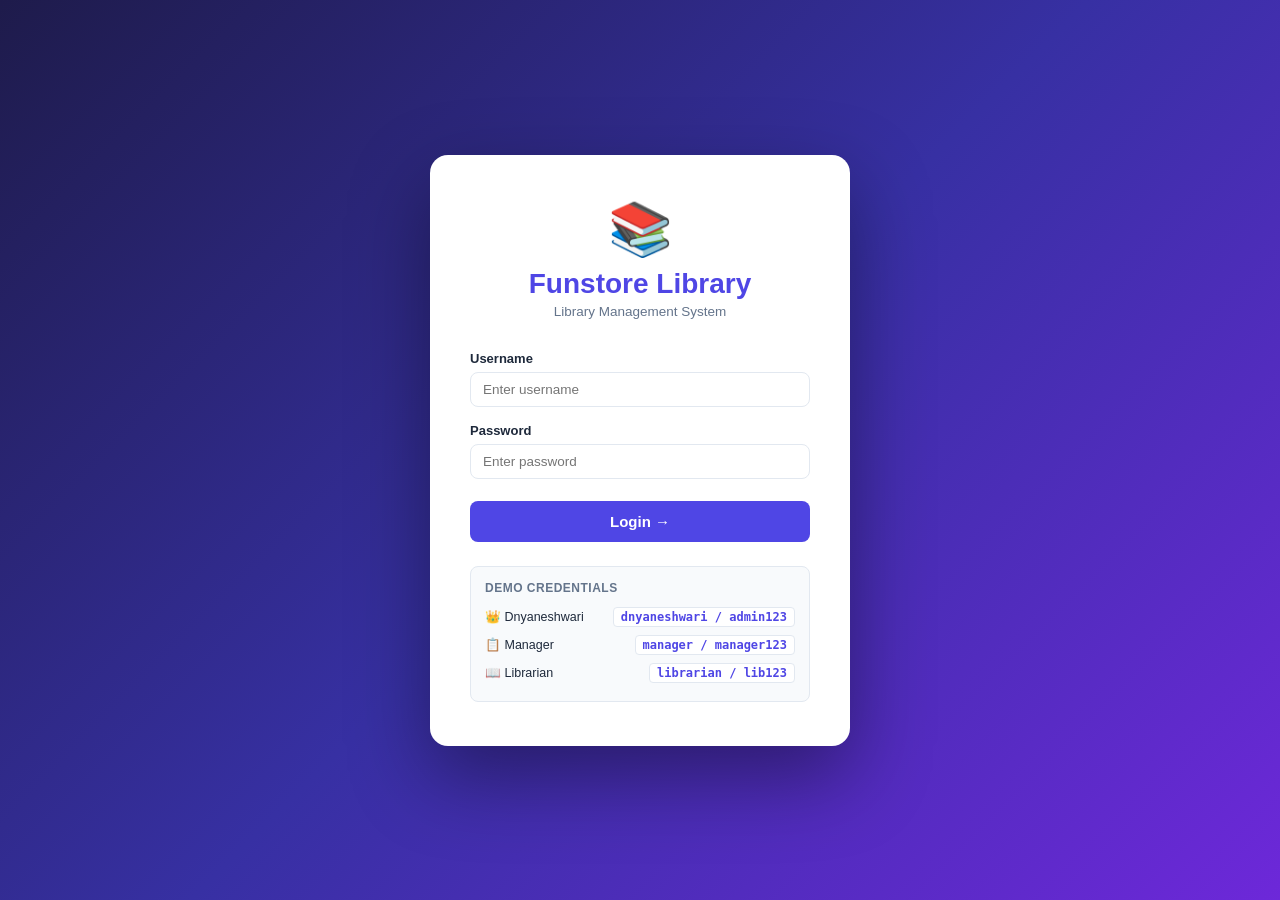
<file: index.html>
<!DOCTYPE html>
<html lang="en">
<head>
  <meta charset="UTF-8" />
  <meta name="viewport" content="width=device-width, initial-scale=1.0" />
  <title>Funstore Library — Login</title>
  <link rel="stylesheet" href="style.css" />
</head>
<body>
<div class="login-page">
  <div class="login-card">
    <div class="login-logo">
      <div class="logo-big">📚</div>
      <h1>Funstore Library</h1>
      <p>Library Management System</p>
    </div>

    <div class="login-error" id="errMsg">Invalid username or password.</div>

    <div class="form-group">
      <label>Username</label>
      <input type="text" class="form-control" id="username" placeholder="Enter username" autocomplete="off" />
    </div>
    <div class="form-group">
      <label>Password</label>
      <input type="password" class="form-control" id="password" placeholder="Enter password" />
    </div>
    <button class="login-btn" onclick="doLogin()">Login →</button>

    <div class="demo-creds">
      <p>Demo Credentials</p>
      <div class="cred-row"><span>👑 Dnyaneshwari</span><code>dnyaneshwari / admin123</code></div>
      <div class="cred-row"><span>📋 Manager</span><code>manager / manager123</code></div>
      <div class="cred-row"><span>📖 Librarian</span><code>librarian / lib123</code></div>
    </div>
  </div>
</div>

<script src="data.js"></script>
<script>
  // If already logged in, redirect
  if (getSession()) window.location.href = 'dashboard.html';

  document.getElementById('password').addEventListener('keydown', e => {
    if (e.key === 'Enter') doLogin();
  });
  document.getElementById('username').addEventListener('keydown', e => {
    if (e.key === 'Enter') document.getElementById('password').focus();
  });

  function doLogin() {
    const u = document.getElementById('username').value;
    const p = document.getElementById('password').value;
    const err = document.getElementById('errMsg');
    err.style.display = 'none';
    if (!u || !p) { err.textContent = 'Please enter username and password.'; err.style.display = 'block'; return; }
    const session = login(u, p);
    if (session) {
      window.location.href = 'dashboard.html';
    } else {
      err.textContent = 'Invalid username or password. Please try again.';
      err.style.display = 'block';
      document.getElementById('password').value = '';
    }
  }
</script>
</body>
</html>
</file>
<file: style.css>
* { margin: 0; padding: 0; box-sizing: border-box; }

:root {
  --primary: #4f46e5;
  --primary-dark: #3730a3;
  --primary-light: #e0e7ff;
  --sidebar-bg: #1e1b4b;
  --sidebar-text: #a5b4fc;
  --bg: #f0f4ff;
  --white: #ffffff;
  --text: #1e293b;
  --text-muted: #64748b;
  --border: #e2e8f0;
  --success: #16a34a;
  --success-bg: #dcfce7;
  --warning: #d97706;
  --warning-bg: #fef9c3;
  --danger: #dc2626;
  --danger-bg: #fee2e2;
  --info: #2563eb;
  --info-bg: #dbeafe;
  --shadow: 0 1px 3px rgba(0,0,0,0.1), 0 1px 2px rgba(0,0,0,0.06);
  --shadow-md: 0 4px 6px rgba(0,0,0,0.07), 0 2px 4px rgba(0,0,0,0.06);
  --radius: 8px;
}

body { font-family: 'Segoe UI', Tahoma, Geneva, Verdana, sans-serif; background: var(--bg); color: var(--text); min-height: 100vh; }

/* ========== LAYOUT ========== */
.layout { display: flex; min-height: 100vh; }

/* ========== SIDEBAR ========== */
.sidebar {
  width: 240px; background: var(--sidebar-bg); color: white;
  display: flex; flex-direction: column;
  position: fixed; height: 100vh; top: 0; left: 0; z-index: 100;
  box-shadow: 2px 0 12px rgba(0,0,0,0.2);
}
.sidebar-logo {
  padding: 22px 20px 18px;
  border-bottom: 1px solid rgba(255,255,255,0.1);
  display: flex; align-items: center; gap: 10px;
}
.sidebar-logo .logo-icon { font-size: 28px; }
.sidebar-logo h2 { font-size: 20px; font-weight: 700; color: white; }
.sidebar-logo span { font-size: 11px; color: var(--sidebar-text); display: block; }

.sidebar-nav { flex: 1; padding: 12px 0; overflow-y: auto; }
.nav-section { padding: 8px 16px 4px; font-size: 10px; font-weight: 700; color: rgba(165,180,252,0.5); text-transform: uppercase; letter-spacing: 1px; }
.nav-item {
  display: flex; align-items: center; gap: 10px;
  padding: 10px 20px; color: var(--sidebar-text);
  text-decoration: none; font-size: 13.5px;
  transition: all 0.18s; border-left: 3px solid transparent;
}
.nav-item:hover { background: rgba(255,255,255,0.07); color: white; }
.nav-item.active { background: rgba(79,70,229,0.35); color: white; border-left: 3px solid #818cf8; }
.nav-item .nav-icon { font-size: 16px; width: 20px; text-align: center; }

.sidebar-footer {
  padding: 16px 20px; border-top: 1px solid rgba(255,255,255,0.1);
}
.user-info { display: flex; align-items: center; gap: 10px; margin-bottom: 12px; }
.user-avatar {
  width: 38px; height: 38px; background: var(--primary);
  border-radius: 50%; display: flex; align-items: center; justify-content: center;
  font-weight: 700; font-size: 15px; color: white; flex-shrink: 0;
}
.user-name { font-size: 13px; font-weight: 600; color: white; }
.user-role { font-size: 11px; color: var(--sidebar-text); }
.logout-btn {
  width: 100%; padding: 8px; background: rgba(239,68,68,0.2);
  color: #fca5a5; border: 1px solid rgba(239,68,68,0.35);
  border-radius: var(--radius); cursor: pointer; font-size: 13px;
  transition: all 0.2s; display: flex; align-items: center; justify-content: center; gap: 6px;
}
.logout-btn:hover { background: rgba(239,68,68,0.4); color: white; }

/* ========== MAIN CONTENT ========== */
.main { margin-left: 240px; flex: 1; padding: 28px; min-height: 100vh; }

/* ========== PAGE HEADER ========== */
.page-header { margin-bottom: 24px; display: flex; align-items: center; justify-content: space-between; flex-wrap: wrap; gap: 12px; }
.page-header-left h1 { font-size: 24px; font-weight: 700; color: var(--text); }
.page-header-left p { font-size: 13px; color: var(--text-muted); margin-top: 3px; }

/* ========== STAT CARDS ========== */
.stats-grid { display: grid; grid-template-columns: repeat(auto-fit, minmax(170px, 1fr)); gap: 16px; margin-bottom: 24px; }
.stat-card {
  background: white; border-radius: 12px; padding: 20px;
  border: 1px solid var(--border); box-shadow: var(--shadow);
  display: flex; align-items: center; gap: 14px;
  transition: transform 0.2s, box-shadow 0.2s;
}
.stat-card:hover { transform: translateY(-2px); box-shadow: var(--shadow-md); }
.stat-icon { width: 50px; height: 50px; border-radius: 12px; display: flex; align-items: center; justify-content: center; font-size: 24px; flex-shrink: 0; }
.icon-blue { background: #dbeafe; }
.icon-green { background: #dcfce7; }
.icon-yellow { background: #fef9c3; }
.icon-red { background: #fee2e2; }
.icon-purple { background: #f3e8ff; }
.icon-orange { background: #ffedd5; }
.icon-teal { background: #ccfbf1; }
.stat-info h3 { font-size: 30px; font-weight: 800; color: var(--text); line-height: 1; }
.stat-info p { font-size: 12px; color: var(--text-muted); margin-top: 4px; font-weight: 500; }

/* ========== CARD ========== */
.card { background: white; border-radius: 12px; box-shadow: var(--shadow); border: 1px solid var(--border); }
.card-header {
  padding: 18px 20px; border-bottom: 1px solid var(--border);
  display: flex; align-items: center; justify-content: space-between; flex-wrap: wrap; gap: 10px;
}
.card-header h3 { font-size: 15px; font-weight: 700; color: var(--text); }
.card-body { padding: 20px; }

/* ========== TOOLBAR ========== */
.toolbar { display: flex; align-items: center; gap: 10px; flex-wrap: wrap; margin-bottom: 16px; }
.search-wrap { position: relative; flex: 1; min-width: 200px; }
.search-wrap input {
  width: 100%; padding: 9px 12px 9px 36px;
  border: 1px solid var(--border); border-radius: var(--radius);
  font-size: 13.5px; outline: none; transition: border 0.2s;
}
.search-wrap input:focus { border-color: var(--primary); }
.search-wrap .si { position: absolute; left: 11px; top: 50%; transform: translateY(-50%); color: var(--text-muted); font-size: 15px; }

.filter-tabs { display: flex; gap: 6px; flex-wrap: wrap; }
.ftab {
  padding: 6px 14px; border-radius: 20px; font-size: 12.5px;
  cursor: pointer; border: 1px solid var(--border);
  background: white; color: var(--text-muted); transition: all 0.18s; font-weight: 500;
}
.ftab:hover, .ftab.active { background: var(--primary); color: white; border-color: var(--primary); }

/* ========== TABLE ========== */
.table-wrap { overflow-x: auto; }
table { width: 100%; border-collapse: collapse; font-size: 13.5px; }
thead { background: #f8fafc; }
thead th {
  padding: 11px 14px; text-align: left;
  font-size: 11px; font-weight: 700; color: var(--text-muted);
  text-transform: uppercase; letter-spacing: 0.6px;
  border-bottom: 1px solid var(--border);
}
tbody tr { border-bottom: 1px solid #f1f5f9; transition: background 0.15s; }
tbody tr:last-child { border-bottom: none; }
tbody tr:hover { background: #f8faff; }
tbody td { padding: 11px 14px; color: var(--text); }
.td-bold { font-weight: 600; }
.td-muted { color: var(--text-muted); font-size: 12.5px; }

/* ========== BADGE ========== */
.badge {
  display: inline-flex; align-items: center;
  padding: 3px 10px; border-radius: 20px;
  font-size: 11px; font-weight: 700; text-transform: uppercase; letter-spacing: 0.4px;
}
.badge-success { background: var(--success-bg); color: var(--success); }
.badge-danger { background: var(--danger-bg); color: var(--danger); }
.badge-warning { background: var(--warning-bg); color: var(--warning); }
.badge-info { background: var(--info-bg); color: var(--info); }
.badge-secondary { background: #f1f5f9; color: #475569; }
.badge-purple { background: #f3e8ff; color: #7c3aed; }

/* ========== BUTTONS ========== */
.btn {
  display: inline-flex; align-items: center; gap: 5px;
  padding: 8px 18px; border-radius: var(--radius);
  font-size: 13.5px; font-weight: 600; cursor: pointer;
  border: none; transition: all 0.18s; text-decoration: none;
}
.btn-primary { background: var(--primary); color: white; }
.btn-primary:hover { background: var(--primary-dark); }
.btn-success { background: var(--success); color: white; }
.btn-success:hover { background: #15803d; }
.btn-danger { background: var(--danger); color: white; }
.btn-danger:hover { background: #b91c1c; }
.btn-warning { background: var(--warning); color: white; }
.btn-warning:hover { background: #b45309; }
.btn-outline { background: white; color: var(--text); border: 1px solid var(--border); }
.btn-outline:hover { background: #f8fafc; }
.btn-sm { padding: 5px 12px; font-size: 12px; }
.btn-icon { padding: 6px 8px; font-size: 14px; border-radius: 6px; }

/* ========== MODAL ========== */
.modal-overlay {
  display: none; position: fixed; inset: 0;
  background: rgba(15,15,40,0.55); z-index: 1000;
  align-items: center; justify-content: center;
}
.modal-overlay.show { display: flex; }
.modal {
  background: white; border-radius: 14px; width: 100%;
  max-width: 530px; max-height: 90vh; overflow-y: auto;
  box-shadow: 0 25px 60px rgba(0,0,0,0.3);
  animation: modalIn 0.22s ease;
}
.modal-lg { max-width: 680px; }
@keyframes modalIn {
  from { transform: scale(0.94) translateY(-16px); opacity: 0; }
  to { transform: scale(1) translateY(0); opacity: 1; }
}
.modal-header {
  display: flex; align-items: center; justify-content: space-between;
  padding: 20px 24px; border-bottom: 1px solid var(--border);
}
.modal-header h3 { font-size: 17px; font-weight: 700; }
.modal-close { background: none; border: none; font-size: 22px; cursor: pointer; color: var(--text-muted); line-height: 1; padding: 2px 6px; border-radius: 6px; }
.modal-close:hover { background: var(--danger-bg); color: var(--danger); }
.modal-body { padding: 22px 24px; }
.modal-footer { padding: 16px 24px; border-top: 1px solid var(--border); display: flex; justify-content: flex-end; gap: 10px; }

/* ========== FORM ========== */
.form-group { margin-bottom: 16px; }
.form-group label { display: block; font-size: 13px; font-weight: 600; margin-bottom: 6px; }
.form-control {
  width: 100%; padding: 9px 12px;
  border: 1px solid var(--border); border-radius: var(--radius);
  font-size: 13.5px; outline: none; transition: border 0.2s; color: var(--text);
  background: white;
}
.form-control:focus { border-color: var(--primary); box-shadow: 0 0 0 3px rgba(79,70,229,0.1); }
.form-row { display: grid; grid-template-columns: 1fr 1fr; gap: 14px; }
.form-hint { font-size: 11.5px; color: var(--text-muted); margin-top: 4px; }

/* ========== TOAST ========== */
.toast {
  position: fixed; bottom: 24px; right: 24px;
  padding: 13px 20px; border-radius: var(--radius);
  color: white; font-size: 13.5px; font-weight: 600;
  z-index: 2000; box-shadow: 0 4px 16px rgba(0,0,0,0.2);
  animation: toastIn 0.3s ease; max-width: 340px;
  display: flex; align-items: center; gap: 8px;
}
@keyframes toastIn { from { opacity: 0; transform: translateY(20px); } to { opacity: 1; transform: translateY(0); } }
.toast-success { background: var(--success); }
.toast-error { background: var(--danger); }
.toast-info { background: var(--info); }
.toast-warning { background: var(--warning); }

/* ========== LOGIN PAGE ========== */
.login-page {
  min-height: 100vh;
  background: linear-gradient(135deg, #1e1b4b 0%, #3730a3 50%, #6d28d9 100%);
  display: flex; align-items: center; justify-content: center;
  padding: 24px;
}
.login-card {
  background: white; border-radius: 18px; padding: 44px 40px;
  width: 100%; max-width: 420px;
  box-shadow: 0 30px 80px rgba(0,0,0,0.4);
}
.login-logo { text-align: center; margin-bottom: 32px; }
.login-logo .logo-big { font-size: 52px; }
.login-logo h1 { font-size: 28px; font-weight: 800; color: var(--primary); margin-top: 8px; }
.login-logo p { color: var(--text-muted); font-size: 13.5px; margin-top: 4px; }
.login-btn {
  width: 100%; padding: 12px; background: var(--primary); color: white;
  border: none; border-radius: var(--radius); font-size: 15px; font-weight: 700;
  cursor: pointer; transition: background 0.2s; margin-top: 6px;
}
.login-btn:hover { background: var(--primary-dark); }
.login-error { background: var(--danger-bg); color: var(--danger); border: 1px solid #fecaca; border-radius: var(--radius); padding: 10px 14px; font-size: 13px; margin-bottom: 16px; display: none; }
.demo-creds { margin-top: 24px; background: #f8fafc; border-radius: var(--radius); padding: 14px; border: 1px solid var(--border); }
.demo-creds p { font-size: 12px; font-weight: 700; color: var(--text-muted); margin-bottom: 8px; text-transform: uppercase; letter-spacing: 0.5px; }
.cred-row { display: flex; justify-content: space-between; align-items: center; padding: 4px 0; }
.cred-row span { font-size: 12.5px; color: var(--text); }
.cred-row code { font-size: 12px; background: white; padding: 2px 7px; border-radius: 4px; border: 1px solid var(--border); color: var(--primary); font-weight: 600; }

/* ========== EMPTY STATE ========== */
.empty-state { text-align: center; padding: 50px 24px; color: var(--text-muted); }
.empty-state .empty-icon { font-size: 52px; margin-bottom: 14px; }
.empty-state p { font-size: 14px; }

/* ========== INFO ROW (detail) ========== */
.info-grid { display: grid; grid-template-columns: 1fr 1fr; gap: 14px; }
.info-item label { font-size: 11px; font-weight: 700; color: var(--text-muted); text-transform: uppercase; }
.info-item p { font-size: 13.5px; color: var(--text); margin-top: 2px; font-weight: 500; }

/* ========== PAGINATION ========== */
.pagination { display: flex; align-items: center; gap: 6px; justify-content: flex-end; padding: 14px 20px; border-top: 1px solid var(--border); flex-wrap: wrap; }
.page-info { font-size: 13px; color: var(--text-muted); margin-right: auto; }
.page-btn {
  padding: 5px 11px; border: 1px solid var(--border); border-radius: 6px;
  background: white; cursor: pointer; font-size: 13px; color: var(--text);
  transition: all 0.15s;
}
.page-btn:hover, .page-btn.active { background: var(--primary); color: white; border-color: var(--primary); }
.page-btn:disabled { opacity: 0.4; cursor: not-allowed; }

/* ========== DASHBOARD SPECIFIC ========== */
.dashboard-grid { display: grid; grid-template-columns: 1fr 1fr; gap: 20px; }
.section-title { font-size: 15px; font-weight: 700; color: var(--text); margin-bottom: 14px; }

/* ========== SCROLLBAR ========== */
::-webkit-scrollbar { width: 6px; height: 6px; }
::-webkit-scrollbar-track { background: #f1f5f9; }
::-webkit-scrollbar-thumb { background: #cbd5e1; border-radius: 3px; }
::-webkit-scrollbar-thumb:hover { background: var(--primary); }

@media (max-width: 900px) {
  .sidebar { width: 200px; }
  .main { margin-left: 200px; padding: 18px; }
  .form-row, .dashboard-grid { grid-template-columns: 1fr; }
  .stats-grid { grid-template-columns: repeat(2, 1fr); }
}
</file>
